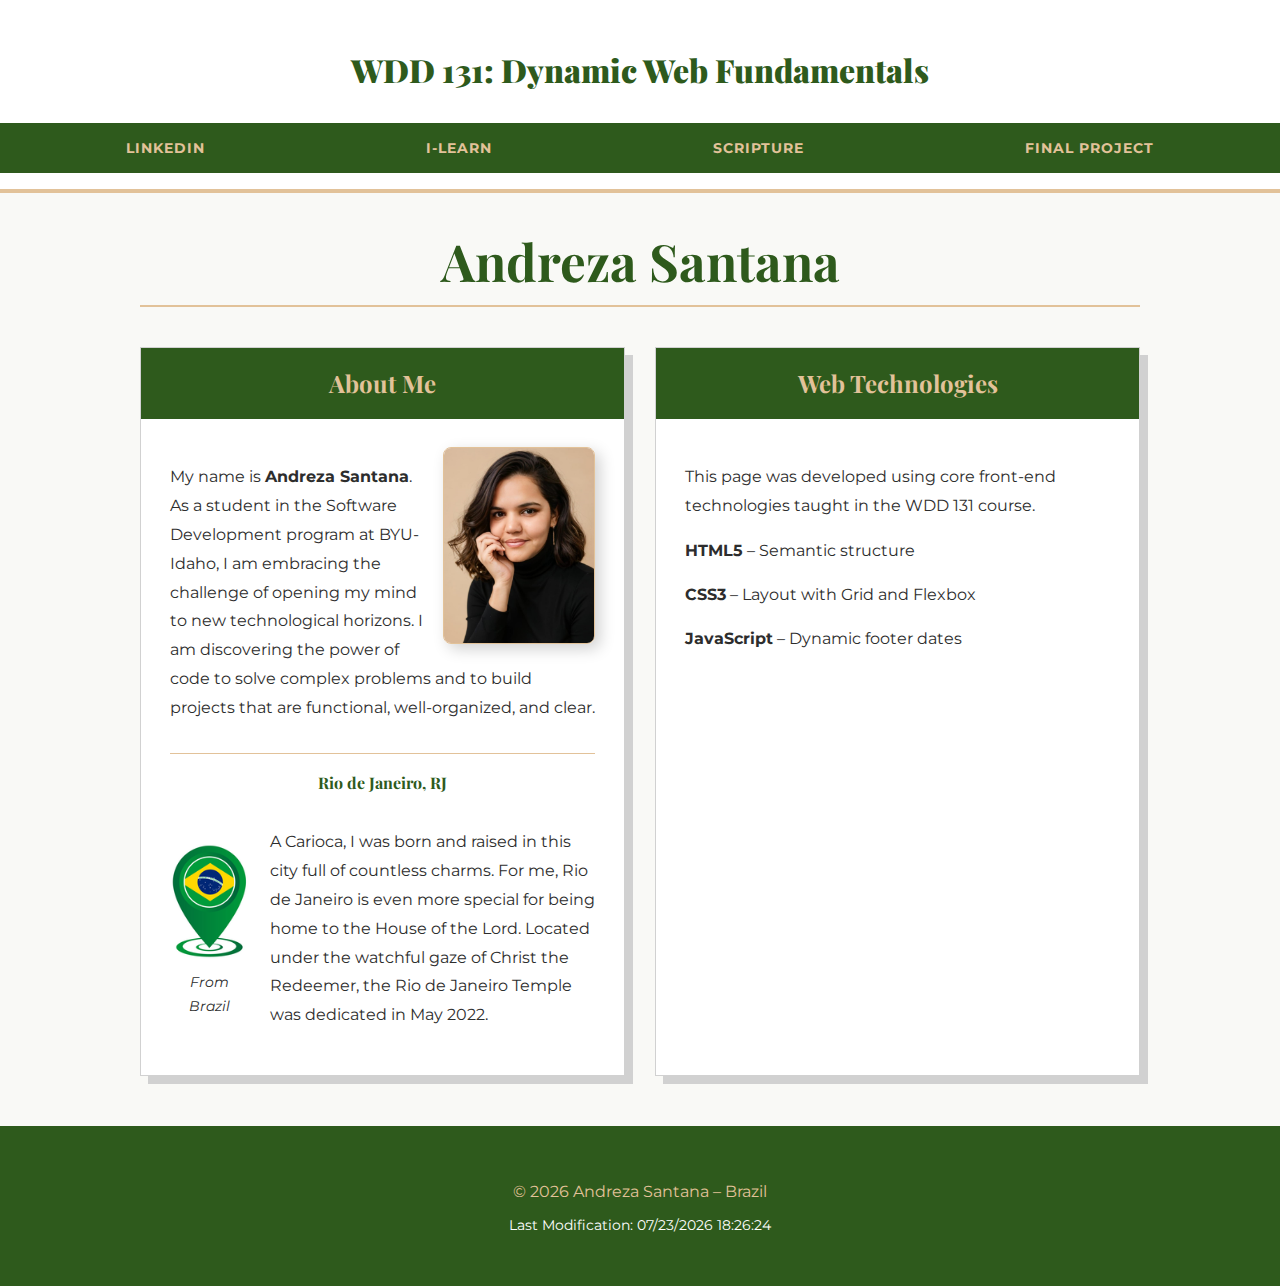
<file: index.html>
<!DOCTYPE html>
<html lang="en">
<head>
    <meta charset="UTF-8">
    <meta name="viewport" content="width=device-width, initial-scale=1.0">
    <title>WDD 131 – Dynamic Web Fundamentals – Andreza Santana</title>
    
    <meta name="description" content="WDD 131 – Dynamic Web Fundamentals. Andreza Santana. Home Page for course resources and personal profile.">
    <meta name="author" content="Andreza Santana">

    <link rel="preconnect" href="https://fonts.googleapis.com">
    <link rel="preconnect" href="https://fonts.gstatic.com" crossorigin>
    <link href="https://fonts.googleapis.com/css2?family=Montserrat:wght@400;700;900&family=Playfair+Display:wght@700;900&display=swap" rel="stylesheet">

    <link rel="stylesheet" href="styles/base.css">
    <script src="scripts/getdates.js" defer></script>
</head>
<body>
    <header>
        <span id="course-title">WDD 131: Dynamic Web Fundamentals</span>
        <nav>
            <a href="https://www.linkedin.com" target="_blank" rel="noopener noreferrer">LinkedIn</a>
            <a href="https://byupw.instructure.com/" target="_blank" rel="noopener noreferrer">I-Learn</a>
            <a href="https://www.churchofjesuschrist.org/study/scriptures" target="_blank" rel="noopener noreferrer">Scripture</a>
            <a href="project/index.html">Final Project</a>
        </nav>
    </header>

    <main>
        <h1>Andreza Santana</h1>

        <div class="grid-container">
        <section class="card">
            <h2>About Me</h2>
            <div class="card-body">
                <img src="images/perfil.jpg" alt="Profile photo of Andreza Santana" class="profile-img">
                <p>My name is <strong>Andreza Santana</strong>. As a student in the Software Development program at BYU-Idaho, I am embracing the challenge of opening my mind to new technological horizons. I am discovering the power of code to solve complex problems and to build projects that are functional, well-organized, and clear.</p>
                
                <div class="location-section">
                    <hr> <h4>Rio de Janeiro, RJ</h4>
                    <div class="location-content">
                        <figure>
                            <img src="images/location.png" alt="Brazil flag icon inside a map pin" class="flag-img">
                            <figcaption>From Brazil</figcaption>
                        </figure>
                        <p>A Carioca, I was born and raised in this city full of countless charms. For me, Rio de Janeiro is even more special for being home to the House of the Lord. Located under the watchful gaze of Christ the Redeemer, the Rio de Janeiro Temple was dedicated in May 2022.</p>
                    </div>
                </div>
            </div>
            </section>

            <section class="card">
                <h2>Web Technologies</h2> <div class="card-body"> <p>This page was developed using core front-end technologies taught in the WDD 131 course.</p>
                    <ul class="resources-list"> <li><strong>HTML5</strong> – Semantic structure</li>
                        <li><strong>CSS3</strong> – Layout with Grid and Flexbox</li>
                        <li><strong>JavaScript</strong> – Dynamic footer dates</li>
        </ul>
    </div>
</section>

        </div>
    </main>

    <footer>
        <p>&copy; <span id="currentyear"></span> Andreza Santana – Brazil</p>
        <p id="lastModified"></p>
    </footer>
</body>
</html>
</file>
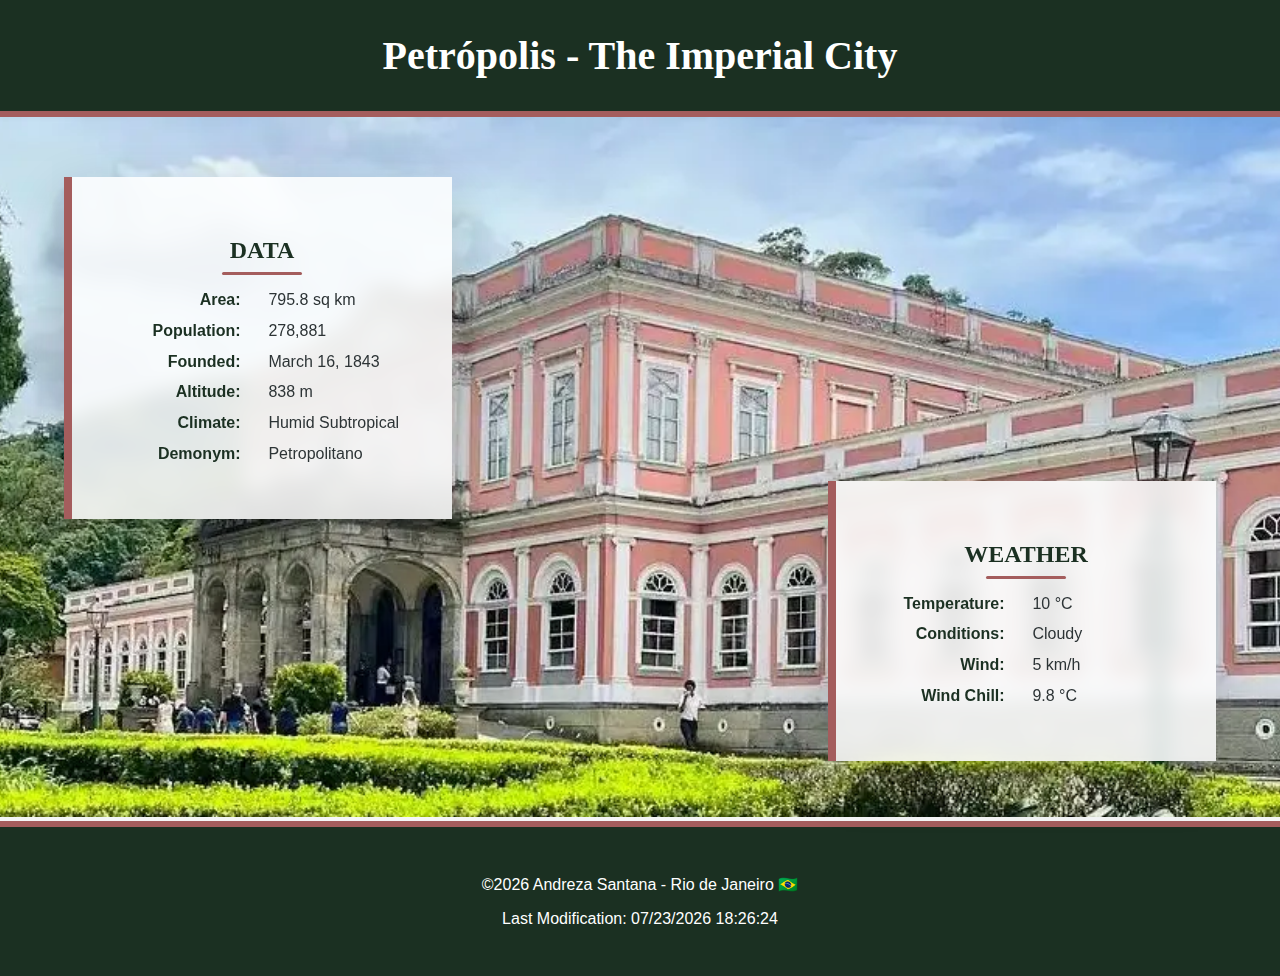
<file: place.html>
<!DOCTYPE html>
<html lang="en">
<head>
    <meta charset="UTF-8">
    <meta name="viewport" content="width=device-width, initial-scale=1.0">
    <title>Petrópolis - The Imperial City</title>
    <meta name="description" content="Assignment for WDD 131: Country Page featuring Petrópolis, Brazil.">
    <meta name="author" content="Andreza Santana">
    <link rel="stylesheet" href="styles/place.css">
    <link rel="stylesheet" href="styles/place-large.css" media="(min-width: 768px)">
    <script src="scripts/place.js" defer></script>
</head>
<body>
    <header>
        <h1>Petrópolis - The Imperial City</h1>
    </header>

    <main>
        <div class="hero">
            <picture>
                <source srcset="images/petropolis-large.webp" media="(min-width: 700px)">
                <img src="images/petropolis-small.webp" alt="View of the Imperial Museum in Petrópolis" width="500" height="300">
            </picture>
        </div>

        <section class="data">
            <h2>Data</h2>
            <dl>
                <dt>Area:</dt> <dd>795.8 sq km</dd>
                <dt>Population:</dt> <dd>278,881</dd>
                <dt>Founded:</dt> <dd>March 16, 1843</dd>
                <dt>Altitude:</dt> <dd>838 m</dd>
                <dt>Climate:</dt> <dd>Humid Subtropical</dd>
                <dt>Demonym:</dt> <dd>Petropolitano</dd>
            </dl>
        </section>

        <section class="weather">
            <h2>Weather</h2>
            <img src="images/weather-icon.svg" alt="Cloudy weather icon" class="icon">
             <dl>
                <dt>Temperature:</dt> <dd id="temp">10 °C</dd>
                <dt>Conditions:</dt> <dd>Cloudy</dd>
                <dt>Wind:</dt> <dd id="wind">5 km/h</dd>
                <dt>Wind Chill:</dt> <dd id="windchill"></dd>
            </dl>
        </section>
    </main>

    <footer>
        <p>&copy;<span id="currentyear"></span> Andreza Santana - Rio de Janeiro 🇧🇷</p>
        <p id="lastModified"></p>
    </footer>
</body>
</html>
</file>
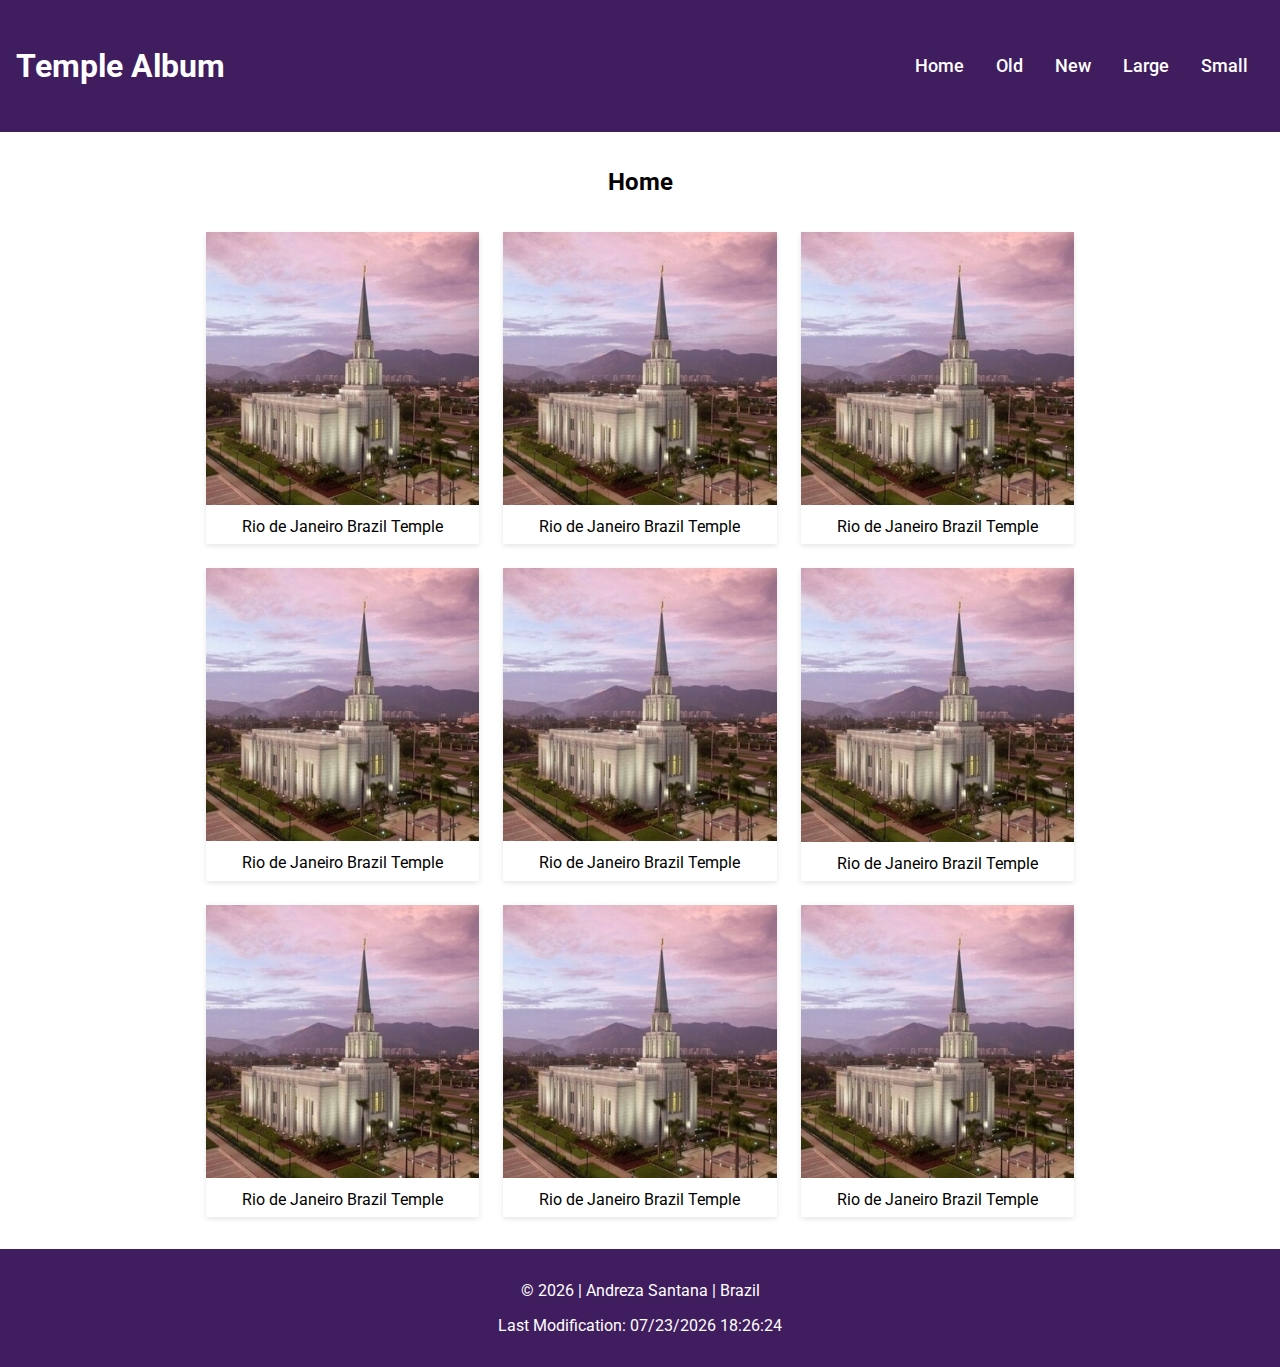
<file: temples.html>
<!DOCTYPE html>
<html lang="en">
<head>
    <meta charset="utf-8">
    <meta name="viewport" content="width=device-width, initial-scale=1.0">
    <title>Temple Album | WDD 131</title>
    <meta name="description" content="Explore the Temple Album, a professional and responsive gallery of temples worldwide created by Andreza Santana for the WDD 131 course.">
    <link rel="preconnect" href="https://fonts.googleapis.com">
    <link rel="preconnect" href="https://fonts.gstatic.com" crossorigin>
    <link href="https://fonts.googleapis.com/css2?family=Roboto:wght@400;700&display=swap" rel="stylesheet">
    
    <link rel="stylesheet" href="styles/temples.css">
    <link rel="stylesheet" href="styles/temples-large.css">
    <script src="scripts/temples.js" defer></script>
</head>
<body>
    <header>
        <h1>Temple Album</h1>
        <button id="menu" title="Menu"></button>
        <nav>
            <ul class="navigation">
                <li><a href="#">Home</a></li>
                <li><a href="#">Old</a></li>
                <li><a href="#">New</a></li>
                <li><a href="#">Large</a></li>
                <li><a href="#">Small</a></li>
            </ul>
        </nav>
    </header>

    <main>
    <h2>Home</h2> <div class="gallery">
        <figure>
            <img src="images/temples.jpg" alt="Rio de Janeiro Brazil Temple" loading="lazy">
            <figcaption>Rio de Janeiro Brazil Temple</figcaption>
        </figure>

        <figure>
            <img src="images/temples.jpg" alt="Rio de Janeiro Brazil Temple" loading="lazy">
            <figcaption>Rio de Janeiro Brazil Temple</figcaption>
        </figure>

        <figure>
            <img src="images/temples.jpg" alt="Rio de Janeiro Brazil Temple" loading="lazy">
            <figcaption>Rio de Janeiro Brazil Temple</figcaption>
        </figure>

        <figure>
            <img src="images/temples.jpg" alt="Rio de Janeiro Brazil Temple" loading="lazy">
            <figcaption>Rio de Janeiro Brazil Temple</figcaption>
        </figure>

        <figure>
            <img src="images/temples.jpg" alt="Rio de Janeiro Brazil Temple" loading="lazy">
            <figcaption>Rio de Janeiro Brazil Temple</figcaption>
        </figure>

        <figure>
            <img src="images/temples.jpg" alt="Rio de Janeiro Brazil Temple" loading="lazy">
            <figcaption>Rio de Janeiro Brazil Temple</figcaption>
        </figure>

        <figure>
            <img src="images/temples.jpg" alt="Rio de Janeiro Brazil Temple" loading="lazy">
            <figcaption>Rio de Janeiro Brazil Temple</figcaption>
        </figure>

        <figure>
            <img src="images/temples.jpg" alt="Rio de Janeiro Brazil Temple" loading="lazy">
            <figcaption>Rio de Janeiro Brazil Temple</figcaption>
        </figure>

        <figure>
            <img src="images/temples.jpg" alt="Rio de Janeiro Brazil Temple" loading="lazy">
            <figcaption>Rio de Janeiro Brazil Temple</figcaption>
        </figure>
    </div>
</main>

    <footer>
        <p>&copy; <span id="currentyear"></span> | Andreza Santana | Brazil</p>
        <p id="lastModified"></p>
    </footer>
</body>
</html>
</file>
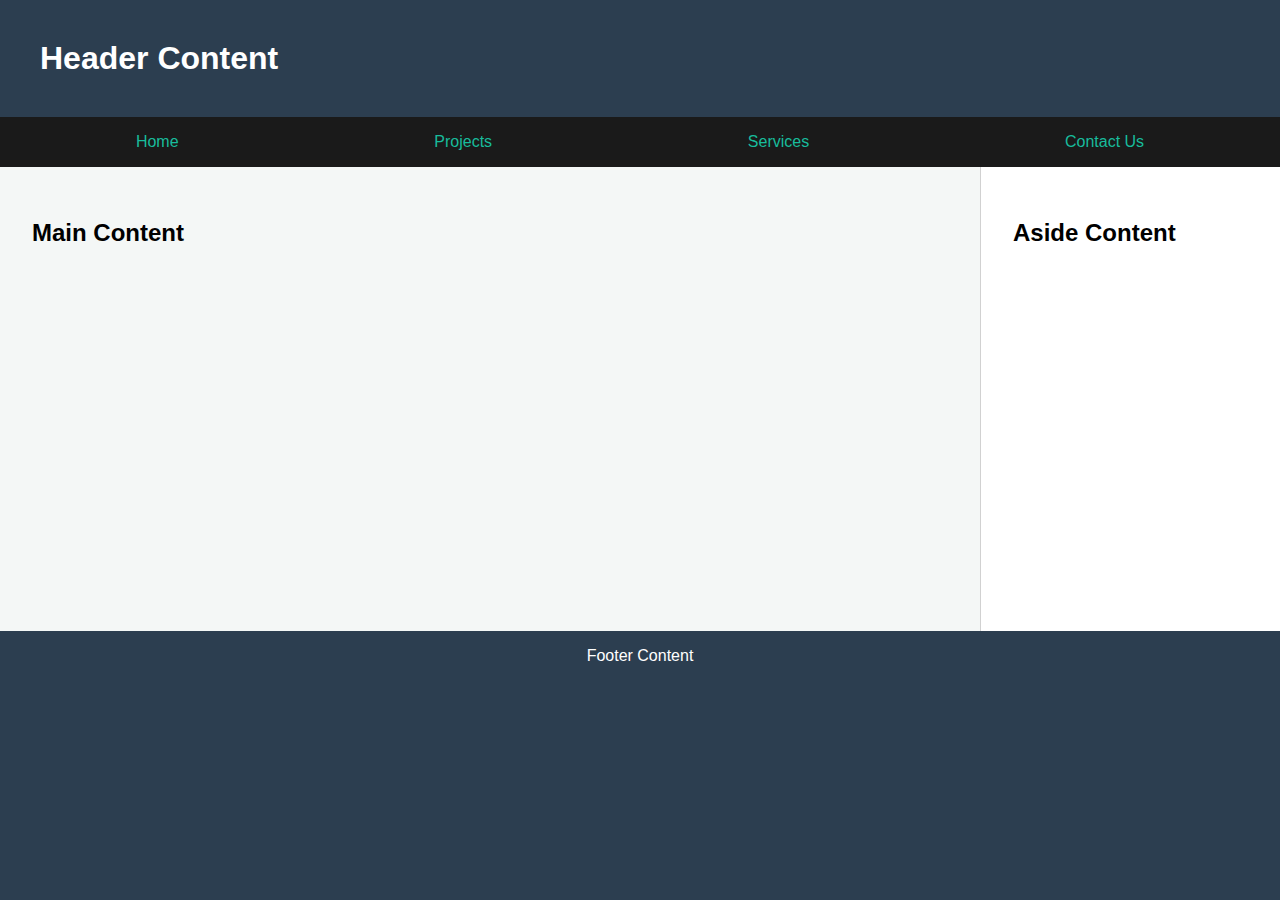
<file: week01/basic-layout.html>
<!DOCTYPE html>
<html lang="en">
<head>
    <meta charset="UTF-8">
    <meta name="viewport" content="width=device-width, initial-scale=1.0">
    <title>Andreza | WDD 131</title>
    <link rel="stylesheet" href="styles/layout.css">
</head>
<body>
    <header>
        <h1>Header Content</h1>
        <nav>
            <a href="#">Home</a>
            <a href="#">Projects</a>
            <a href="#">Services</a>
            <a href="#">Contact Us</a>
        </nav>
    </header>

    <main>
        <h2>Main Content</h2>
    </main>
    <aside>
        <h2>Aside Content</h2>
    </aside>
    <footer>
        <p>Footer Content</p>
    </footer>




    
</body>
</html>
</file>
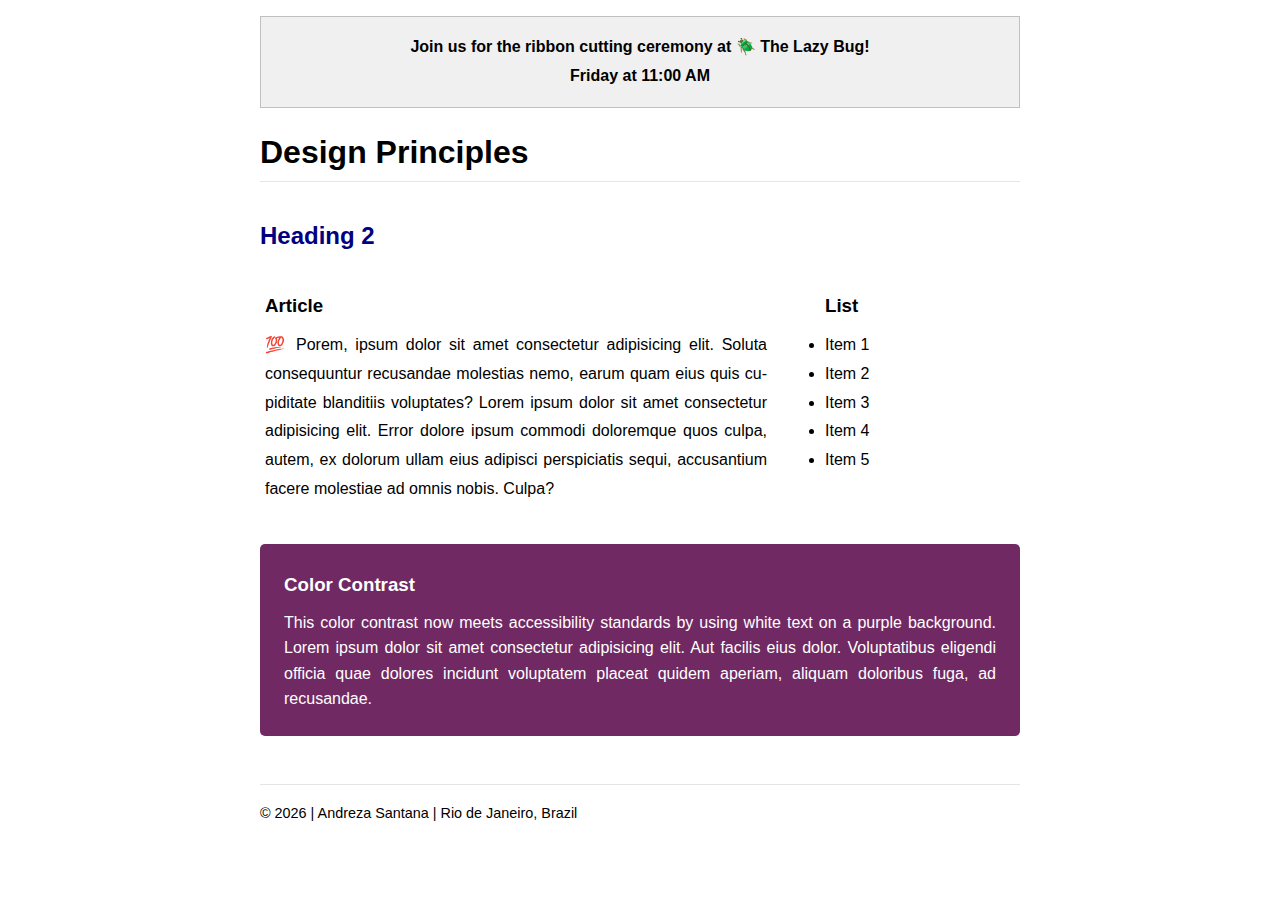
<file: week03/design.html>
<!DOCTYPE html>
<html lang="pt-br">
<head>
    <meta charset="UTF-8">
    <meta name="viewport" content="width=device-width, initial-scale=1.0">
    <title>W03: Design Principles</title>
    <link rel="stylesheet" href="styles/design.css">
</head>
<body>

<header>
    <div class="banner">
        Join us for the ribbon cutting ceremony at 🪲 The Lazy Bug!<br>
        Friday at 11:00 AM
    </div>
    <h1>Design Principles</h1>
</header>

<main>
    <h2>Heading 2</h2>
    <section>
        <h3>Article</h3>
        <article>
            <p>💯 Porem, ipsum dolor sit amet consectetur adipisicing elit. Soluta consequuntur recusandae molestias nemo, earum quam eius quis cupiditate blanditiis voluptates? Lorem ipsum dolor sit amet consectetur adipisicing elit. Error dolore ipsum commodi doloremque quos culpa, autem, ex dolorum ullam eius adipisci perspiciatis sequi, accusantium facere molestiae ad omnis nobis. Culpa?</p>
        </article>
    </section>
    
    <section>
        <h3>List</h3>
        <ul>
            <li>Item 1</li>
            <li>Item 2</li>
            <li>Item 3</li>
            <li>Item 4</li>
            <li>Item 5</li>
        </ul>
    </section>

    <div class="callout">
        <h3>Color Contrast</h3>
        <p>This color contrast now meets accessibility standards by using white text on a purple background. Lorem ipsum dolor sit amet consectetur adipisicing elit. Aut facilis eius dolor. Voluptatibus eligendi officia quae dolores incidunt voluptatem placeat quidem aperiam, aliquam doloribus fuga, ad recusandae.</p>
    </div>
</main>

<footer>
    &copy; 2026 | Andreza Santana | Rio de Janeiro, Brazil
</footer>

</body>
</html>
</file>
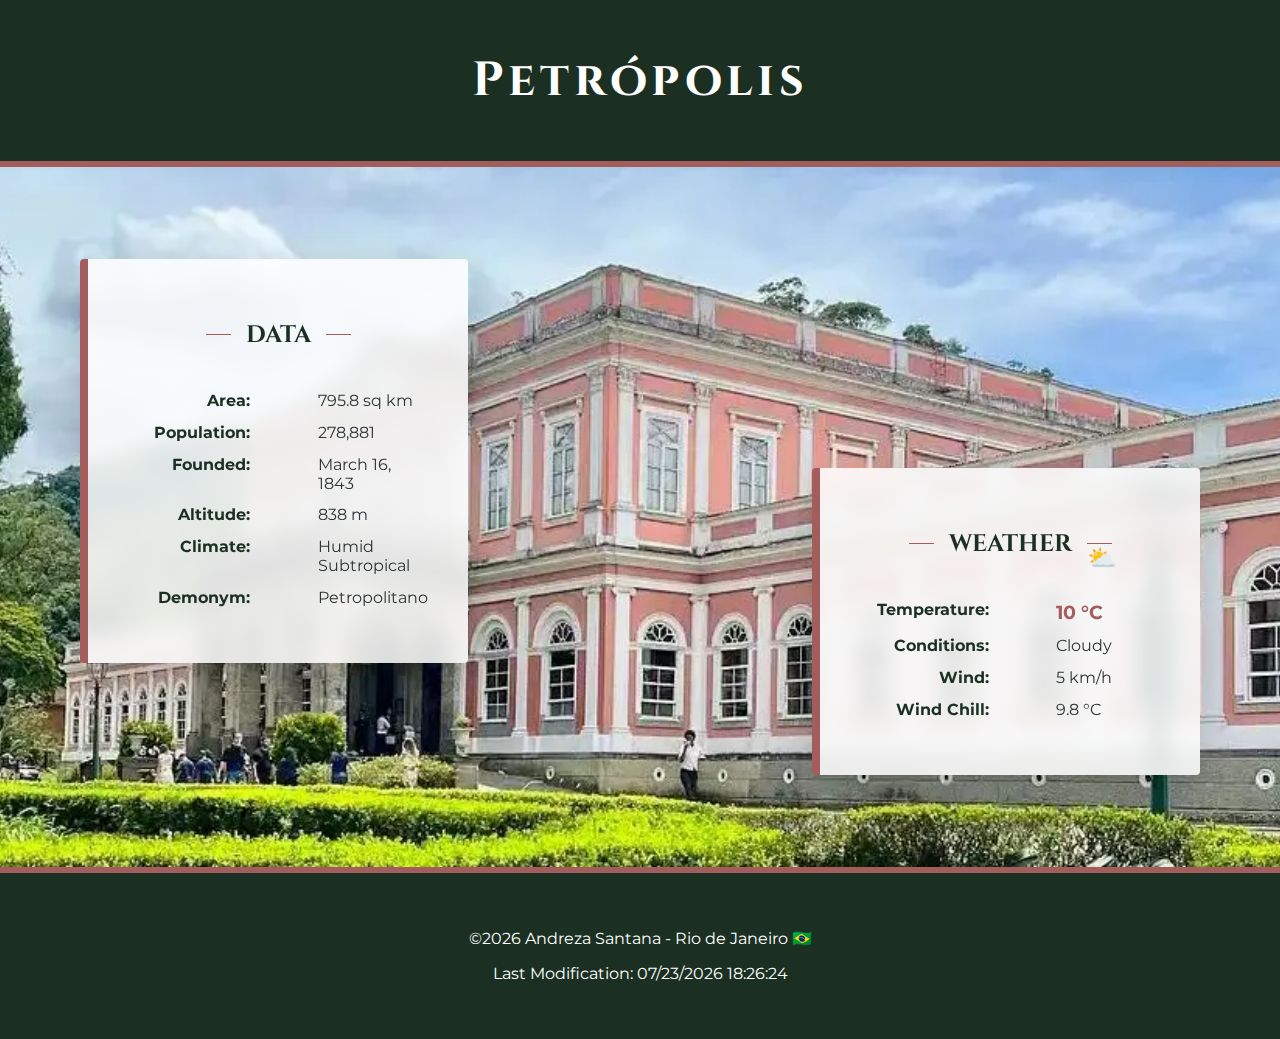
<file: week03/place.html>
<!DOCTYPE html>
<html lang="en">
<head>
    <meta charset="UTF-8">
    <meta name="viewport" content="width=device-width, initial-scale=1.0">
    <title>Petrópolis - The Imperial City</title>
    <meta name="description" content="Assignment for WDD 131: Country Page featuring Petrópolis, Brazil.">
    <meta name="author" content="Andreza Santana">
    <link rel="stylesheet" href="styles/place.css">
    <link rel="stylesheet" href="styles/place-large.css" media="(min-width: 768px)">
    <script src="scripts/place.js" defer></script>
</head>
<body>
    <header>
        <h1>Petrópolis</h1>
    </header>

    <main>
        <div class="hero">
            <picture>
                <source srcset="images/petropolis-large.webp" media="(min-width: 700px)">
                <img src="images/petropolis-small.webp" alt="View of the Imperial Museum in Petrópolis" width="500" height="300">
            </picture>
        </div>

        <section class="data">
            <h2>Data</h2>
            <dl>
                <dt>Area:</dt> <dd>795.8 sq km</dd>
                <dt>Population:</dt> <dd>278,881</dd>
                <dt>Founded:</dt> <dd>March 16, 1843</dd>
                <dt>Altitude:</dt> <dd>838 m</dd>
                <dt>Climate:</dt> <dd>Humid Subtropical</dd>
                <dt>Demonym:</dt> <dd>Petropolitano</dd>
            </dl>
        </section>

        <section class="weather">
            <h2>Weather</h2>
            <dl>
                <dt>Temperature:</dt> <dd id="temp">10 °C</dd>
                <dt>Conditions:</dt> <dd>Cloudy</dd>
                <dt>Wind:</dt> <dd id="wind">5 km/h</dd>
                <dt>Wind Chill:</dt> <dd id="windchill"></dd>
            </dl>
        </section>
    </main>

    <footer>
        <p>&copy;<span id="currentyear"></span> Andreza Santana - Rio de Janeiro 🇧🇷</p>
        <p id="lastModified"></p>
    </footer>
</body>
</html>
</file>
<file: styles/base.css>
:root {
    --primary-color: #2E5A1C;
    --bg-color: #F9F9F6;
    --text-color: #2D2D2D;
    --card-bg: #FFFFFF;
    --nav-bg: #2E5A1c;
    --shadow-color: #D1D1D1;
    --header-font: 'Playfair Display', serif;
    --body-font: 'Montserrat', sans-serif;   
    --accent-color: #E2C299; 

}

body {
    margin: 0;
    font-family: var(--body-font);
    background-color: var(--bg-color);
    color: var(--text-color);
}

header {
    background-color: var(--card-bg);
    color: var(--primary-color);
    padding: 1rem 0;
    text-align: center;
    border-bottom: 4px solid var(--accent-color);
}

#course-title {
    display: block;
    font-family: var(--header-font);
    font-size: 2rem;
    font-weight: 900;
    padding: 2rem 1rem;
}

nav {
    display: flex; 
    justify-content: space-around;
    background-color: var(--nav-bg);
    padding: 1rem;
}

nav a {
    color: var(--accent-color); 
    text-decoration: none;
    font-size: 0.9rem;
    font-weight: 700;
    letter-spacing: 1px;
    text-transform: uppercase;
    transition: 0.4s ease-in-out;
}

nav a:hover {
    color: #FFFFFF;
}

main {
    max-width: 1000px;
    margin: 20px auto;
    padding: 0 20px;
}

h1 {
    font-family: var(--header-font);
    color: var(--primary-color);
    text-align: center;
    border-bottom: 2px solid var(--accent-color);
    padding-bottom: 10px;
    margin-bottom: 40px;
    font-size: 3.2rem;
}

.grid-container {
    display: grid; 
    grid-template-columns: repeat(auto-fit, minmax(320px, 1fr));
    gap: 30px;
}

.card {
    background-color: var(--card-bg);
    border: 1px solid var(--shadow-color);
    box-shadow: 8px 8px 0px var(--shadow-color);
    transition: 0.3s;
}

.card:hover {
    box-shadow: 0px 12px 24px var(--shadow-color);
    border-color: var(--primary-color);
}

.card h2 {
    background-color: var(--primary-color);
    color: var(--accent-color);
    margin: 0;
    padding: 1.2rem;
    text-align: center;
    font-family: var(--header-font);
}

.card-body {
    padding: 1.8rem;
    line-height: 1.8;
}

.profile-img {
    float: right;
    width: 150px;
    height: auto;
    margin: 0 0 15px 20px;
    border-radius: 8px; 
    border: 1px solid var(--accent-color);
    box-shadow: 5px 5px 15px var(--shadow-color);
    transition: transform 0.3s ease;
}

.profile-img:hover {
    transform: translateY(-5px);
    box-shadow: 8px 8px 20px var(--shadow-color);
}

.location-section hr {
    border: 0;
    border-top: 1px solid var(--accent-color);
    margin: 30px 0 15px 0;
}

.location-section h4 {
    text-align: center;
    font-family: var(--header-font);
    color: var(--primary-color);
    margin: 0 0 15px 0;
}

.location-content {
    display: flex;
    flex-direction: row;
    align-items: center;
    justify-content: center;
    gap: 20px;
}

.location-content figure {
    margin: 0;
    display: flex;
    flex-direction: column;
    align-items: center;
}

.location-content figcaption {
    font-size: 0.85rem;
    font-style: italic;
    color: var(--text-color);
    margin-top: 8px;
    text-align: center;
}

.flag-img {
    width: 80px;
    height: auto;
    display: block;
}

.resources-list {
    list-style: none;
    padding: 0;
    margin: 0;
}

.resources-list li {
    margin-bottom: 15px;
}

.resources-list a {
    color: var(--primary-color);
    text-decoration: none;
    font-weight: 700;
}

.resources-list a:hover {
    color: var(--accent-color);
    text-decoration: underline;
}

footer {
    background-color: var(--nav-bg);
    color: var(--accent-color);
    text-align: center;
    padding: 2.5rem;
    margin-top: 50px;
}

#lastModified {
    display: block;
    font-size: 0.85rem;
    color: var(--card-bg);
    margin-top: 12px;
}

@media (max-width: 600px) {
    .profile-img {
        float: none;
        display: block;
        margin: 0 auto 20px;
    }

    .location-content {
        flex-direction: column;
        text-align: center;
    }
}
</file>
<file: styles/place.css>
:root {
    --primary-color: rgb(27, 48, 34);
    --secondary-color: rgb(164, 93, 93);
    --accent-color: rgb(255, 255, 255);
    --text-color: rgb(45, 52, 54);
    --bg-color: rgb(245, 246, 247);
    --card-bg: rgba(255, 255, 255, 0.85); 
    --font-heading: 'Cinzel', serif;
    --font-body: 'Montserrat', sans-serif;
}

body { 
    font-family: var(--font-body); 
    color: var(--text-color); 
    background-color: var(--bg-color); 
    margin: 0; 
}

header, footer { 
    background-color: var(--primary-color); 
    color: var(--accent-color); 
    text-align: center; 
}

header { 
    padding: 2rem 0; 
    border-bottom: 6px solid var(--secondary-color); 
}

footer { 
    padding: 2rem; 
    border-top: 6px solid var(--secondary-color); 
}

h1 { 
    font-family: var(--font-heading); 
    margin: 0; 
    font-size: 2.5rem;
}

.hero img { 
    width: 100%; 
    height: auto; 
    object-fit: cover; 
}

section, .data, .weather {
    margin: 1.5rem 1rem;
    padding: 1.5rem;
    background-color: var(--card-bg); 
    border-top: 5px solid var(--secondary-color);
    box-shadow: 0 5px 15px rgba(0, 0, 0, 0.1);
}

section h2, section h3, .data h3, .weather h3 {
    display: flex;
    flex-direction: column; 
    align-items: center;
    justify-content: center;
    font-family: var(--font-heading);
    color: var(--primary-color);
    text-align: center;
    text-transform: uppercase;
    font-size: 1.5rem;
    font-weight: bold;
    margin-bottom: 1rem;
}

section h2::after, section h3::after, .data h3::after, .weather h3::after {
    content: "";
    width: 80px;           
    height: 3px;           
    background-color: var(--secondary-color);
    border-radius: 2px;
    margin-top: 8px;
}

.weather .icon { 
    width: 45px; 
    height: auto; 
    display: inline-block; 
    margin-bottom: 5px; 
}

dl { 
    display: grid; 
    grid-template-columns: 1fr 1fr; 
    gap: 0.8rem; 
}

dt { 
    font-weight: bold; 
    color: var(--primary-color); 
    text-align: right; 
    padding-right: 15px; 
}

dd { 
    margin: 0; 
}

@media (min-width: 768px) {
    main { 
        position: relative; 
        width: 100%; 
    }
    
    .hero img { 
        height: 600px; 
    }
    
    .data, .weather { 
        position: absolute; 
        width: 300px; 
        backdrop-filter: blur(10px); 
        margin: 0; 
    }
    
    .data { top: 60px; left: 5%; }
    .weather { bottom: 60px; right: 5%; }

    .weather .icon { 
        display: none; 
    }

    
    .weather h3 {
        flex-direction: row; 
        flex-wrap: wrap; 
        gap: 10px;
    }

    .weather h3::before {
        content: "⛅"; 
        font-size: 1.8rem;
    }

   
    .weather h3::after {
        flex-basis: 40%;
    }
}
</file>
<file: styles/place-large.css>
main {
    position: relative;
    width: 100%;
}

.hero img {
    height: 700px;
    width: 100%;
    object-fit: cover;
}

.data, .weather {
    position: absolute;
    width: 300px;
    padding: 2.5rem;
    z-index: 10;
    border-top: none;
    border-left: 8px solid var(--secondary-color);
    
   
    background-color: rgba(255, 255, 255, 0.85);
    backdrop-filter: blur(10px);
    box-shadow: 0 20px 50px rgba(0,0,0,0.2);
}

.data {
    top: 60px;
    left: 5%;
}

.weather {
    bottom: 60px;
    right: 5%;
    top: auto;
}
</file>
<file: styles/temples.css>
body {
    font-family: 'Roboto', sans-serif;
    margin: 0;
    padding: 0;
}

header {
    background-color: #3f1d5e;
    color: #ffffff; 
    padding: 1rem;
    display: flex;
    justify-content: space-between;
    align-items: center;
    position: relative;
}

nav {
    display: flex; 
    align-items: center;
}

.navigation {
    display: none;
    list-style: none;
    padding: 2rem 0;
    margin: 0;
    position: absolute;
    top: 100px; 
    left: 0;
    width: 100%;
    background-color: #3f1d5e;
    z-index: 10;}

.navigation.show {
    display: flex;
    flex-direction: column;
}

.navigation a {
    display: block;
    padding: 1.2rem;    
    color: #ffffff; 
    text-decoration: none;
    text-align: center;
    font-size: 1.25rem;  
    font-weight: 500;   
}

.navigation a:hover {
       background-color: rgba(255, 255, 255, 0.2);
}

#menu {
    background: none;
    border: none;
    color: #ffffff; 
    font-size: 2.5rem;
    cursor: pointer;}

#menu::before { content: "☰"; }
#menu.show::before { 
    content: "\2715"; 
    color: #ffffff; 
}

main {
    max-width: 800px; 
    margin: 0 auto;  
    padding: 1rem;
    text-align: center; 
}

main h1 {
    font-size: 2.5rem; 
    text-align: center;
    margin: 2rem 0;
}

.gallery {
    display: grid;
    grid-template-columns: 1fr;
    gap: 1.5rem;
    padding: 1rem;
    max-width: 800px;
    margin: 0 auto;}

figure {
    margin: 0;
    box-shadow: 0 2px 5px rgba(0,0,0,0.1);
} 

figure img {
    width: 100%;
    height: auto;
}

figcaption {
    padding: 0.5rem;
    text-align: center;
}

footer {
    background-color: #3f1d5e;
    color: #ffffff; 
    text-align: center;
    padding: 1rem;
}
</file>
<file: styles/temples-large.css>
@media screen and (min-width: 768px) {
    #menu {
        display: none; 
    }

    .navigation {
        display: flex ;
        position: static;
        flex-direction: row;
        width: auto;
        justify-content: flex-end;
        background-color: transparent;
    }

    .navigation a {
        font-size: 1.1rem; 
        padding: 0.5rem 1rem;
    }

    main {
        max-width: 900px;
        margin: 0 auto;
    }

    .gallery {
        grid-template-columns: repeat(3, 1fr);
        max-width: 1000px;
    }
}
</file>
<file: week01/styles/layout.css>
body {
    display: grid;
    grid-template-columns: 1fr 300px;
    grid-template-rows: auto auto 1fr auto;
    margin: 0;
    font-family: Arial, sans-serif;
    min-height: 100vh;
}

header {
    grid-column: 1 / 3;
    background-color: #2C3E50;
    color: #FFFFFF;
    text-align: left;
}

h1 {
    margin: 0;
    padding: 2.5rem;
}

footer {
    grid-column: 1/3;
    background-color: #2C3E50;
    color: #FFFFFF;   
    text-align: center;
    
}

nav {
    display: flex;
    justify-content: space-around;
    background-color: #1A1A1A;
    padding: 0.5rem;
}

nav a { 
    color:#18BC9C;
    text-decoration: none;
    padding: 0.5rem 1rem;
}

nav a:hover {
    background-color: #18BC9C; 
    color: #1A1A1A;           
    border-radius: 5px;       
    transition: 0.3s;
}
main { 
    background-color: #F4F7F6;
    padding: 2rem;
    min-height: 400px;
    
}
aside { 
    background-color: #FFFFFF;
    padding: 2rem;
    border-left: 1px solid #D1D1D1;
}
</file>
<file: week03/styles/design.css>
* {
    box-sizing: border-box;
    margin: 0;
    padding: 0;
}

body {
    font-family: Roboto, Helvetica, sans-serif;
    margin: 1rem;
    line-height: 1.8;
}

header, main, footer {
    max-width: 760px;
    margin: 0 auto;
}

h1 {
    border-bottom: 1px solid rgba(0, 0, 0, 0.1);
    margin: 1rem 0;
}

.banner {
    border: 1px solid rgba(0, 0, 0, 0.2);
    padding: 1rem;
    background-color: #f0f0f0;
    font-weight: 700;
    text-align: center;
    margin-bottom: 1rem;
}

main {
    display: grid;
    grid-template-columns: 1fr 200px; 
    column-gap: 3rem; 
    row-gap: 1.5rem;
    padding: 1rem 0;
}

section {
    padding: 0 5px;
}

h2 {
    color: navy;
    text-align: left;
    grid-column: 1 / 3;
    margin-bottom: 0.5rem;
}

h3 {
    margin-bottom: 0.5rem;
}

article p {
    text-align: justify;
    hyphens: auto;
    line-height: 1.8;
}

.callout {
    grid-column: 1 / 3;
    padding: 1.5rem;
    background-color: #702963;
    color: #ffffff;
    border-radius: 5px;
    margin-top: 1rem;
}

.callout p {
    text-align: justify;
    line-height: 1.6;
}

footer {
    text-align: left;
    margin-top: 2rem;
    border-top: 1px solid rgba(0, 0, 0, 0.1);
    padding: 1rem 0;
    font-size: 0.9rem;
}

@media (max-width: 640px) {
    main {
        grid-template-columns: 1fr;
    }

    main h2, .callout {
        grid-column: 1 / 2;
    }
}

ul li:hover {
    color: #702963;
    cursor: pointer;
    transition: color 0.3s ease;
}

.banner:hover {
    background-color: #e8e8e8;
    transition: background-color 0.3s ease;
}
</file>
<file: week03/styles/place.css>
@import url('https://fonts.googleapis.com/css2?family=Cinzel:wght@700&family=Montserrat:wght@400;700&display=swap');

:root {
    --primary-color: #1b3022;
    --secondary-color: #a45d5d;
    --accent-color: #ffffff;
    --text-color: #2d3436;
    --bg-color: #f5f6f7;
    --card-bg: rgba(255, 255, 255, 0.8); 
    --font-heading: 'Cinzel', serif;
    --font-body: 'Montserrat', sans-serif;
}

body {
    font-family: var(--font-body);
    color: var(--text-color);
    background-color: var(--bg-color);
    margin: 0;
}

header {
    background-color: var(--primary-color);
    color: var(--accent-color);
    padding: 3rem 0;
    text-align: center;
    border-bottom: 6px solid var(--secondary-color);
}

h1 {
    font-family: var(--font-heading);
    font-size: 3rem;
    letter-spacing: 5px;
    margin: 0;
}

.hero img {
    width: 100%;
    height: auto;
    display: block;
    object-fit: cover;
}

section {
    margin: 2rem 1rem;
    padding: 2rem;
    background-color: var(--card-bg); 
    border-top: 5px solid var(--secondary-color);
    box-shadow: 0 10px 25px rgba(0,0,0,0.05);
    display: flex;
    flex-direction: column;
    align-items: center;
    transition: transform 0.3s ease, box-shadow 0.3s ease;
    border-radius: 4px;
}

section:hover {
    transform: translateY(-5px);
    box-shadow: 0 15px 35px rgba(0,0,0,0.15);
}

section h2 {
    font-family: var(--font-heading);
    color: var(--primary-color);
    text-transform: uppercase;
    margin-bottom: 1.5rem;
    display: flex;
    align-items: center;
    gap: 15px;
}

section h2::before, section h2::after {
    content: "";
    height: 1px;
    width: 25px;
    background-color: var(--secondary-color);
}

dl {
    display: grid;
    grid-template-columns: 1fr 1fr;
    gap: 0.8rem;
    width: 100%;
}

dt {
    font-weight: bold;
    color: var(--primary-color);
    text-align: right;
    padding-right: 15px;
}

#temp {
    font-weight: 700;
    color: var(--secondary-color);
    font-size: 1.2rem;
}

.weather h2::after {
    content: " ⛅";
}

footer {
    background-color: var(--primary-color);
    color: var(--accent-color);
    text-align: center;
    padding: 2.5rem 0;
    border-top: 6px solid var(--secondary-color);
}
</file>
<file: week03/styles/place-large.css>
main {
    position: relative;
    width: 100%;
}

.hero img {
    height: 700px;
    width: 100%;
    object-fit: cover;
}

.data, .weather {
    position: absolute;
    width: 300px;
    padding: 2.5rem;
    z-index: 10;
    border-top: none;
    border-left: 8px solid var(--secondary-color);
    
   
    background-color: rgba(255, 255, 255, 0.85);
    backdrop-filter: blur(10px);
    box-shadow: 0 20px 50px rgba(0,0,0,0.2);
}

.data {
    top: 60px;
    left: 5%;
}

.weather {
    bottom: 60px;
    right: 5%;
    top: auto;
}
</file>
